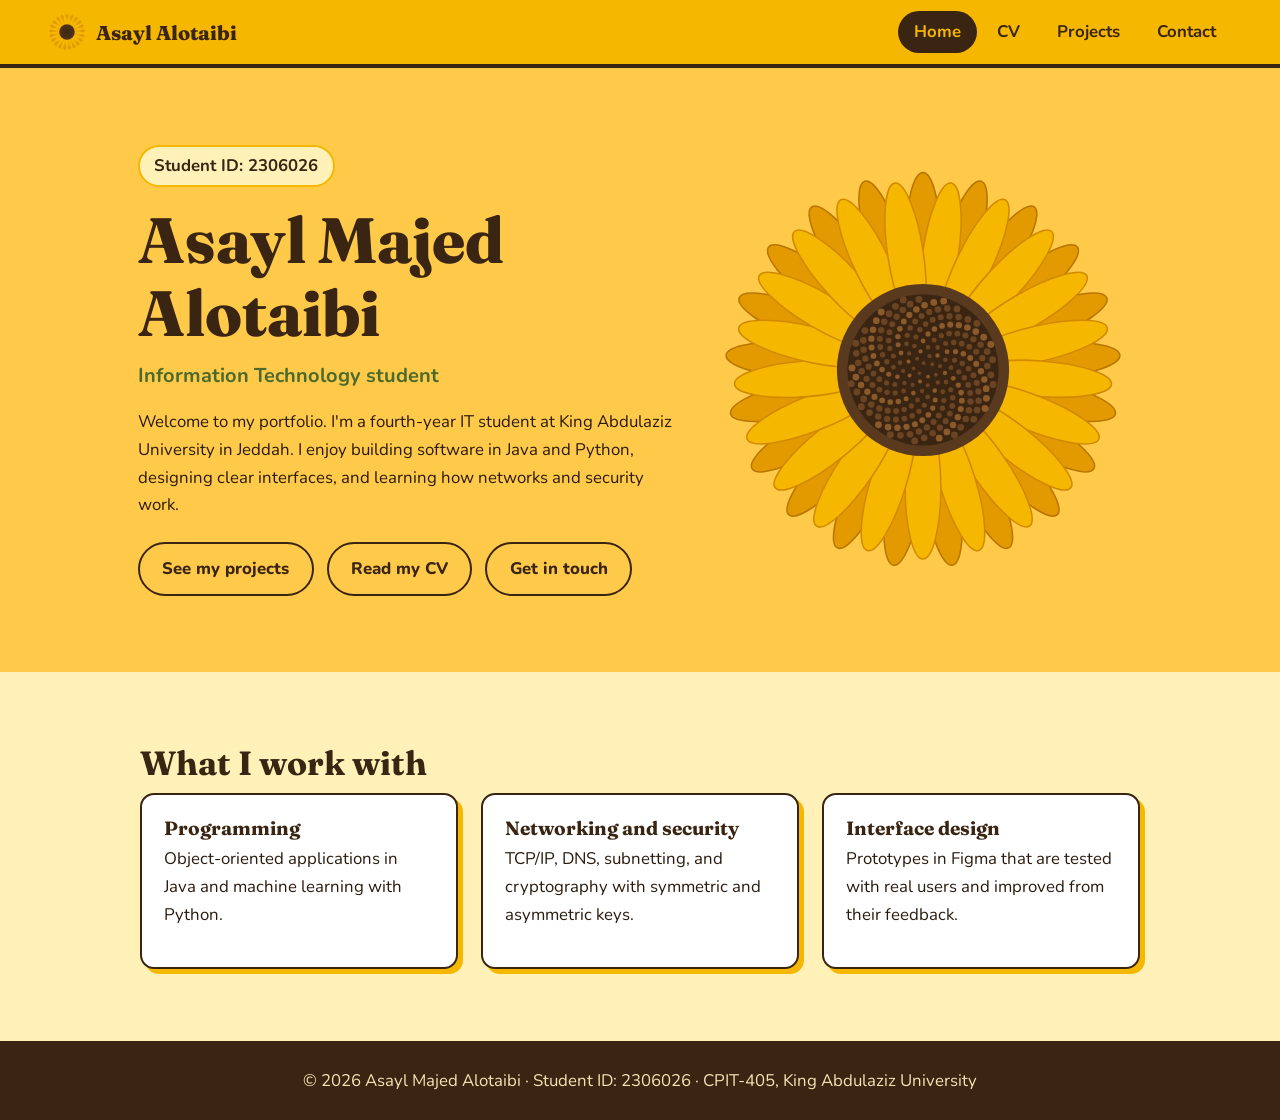
<file: index.html>
<!DOCTYPE html>
<html lang="en">
<head>
  <meta charset="UTF-8">
  <meta name="viewport" content="width=device-width, initial-scale=1">
  <title>Home | Asayl Alotaibi</title>
  <link rel="icon" href="images/sunflower.svg" type="image/svg+xml">
  <link rel="preconnect" href="https://fonts.googleapis.com">
  <link rel="preconnect" href="https://fonts.gstatic.com" crossorigin>
  <link href="https://fonts.googleapis.com/css2?family=Fraunces:wght@700;800&family=Nunito:wght@400;700;800&display=swap" rel="stylesheet">
  <link rel="stylesheet" href="style.css">
</head>
<body>
  <header class="site-header">
    <a class="brand" href="index.html"><img src="images/sunflower.svg" alt="">Asayl Alotaibi</a>
    <nav aria-label="Main navigation">
      <ul>
        <li><a href="index.html" aria-current="page">Home</a></li>
        <li><a href="cv.html">CV</a></li>
        <li><a href="projects.html">Projects</a></li>
        <li><a href="contact.html">Contact</a></li>
      </ul>
    </nav>
  </header>

  <main>
    <section class="hero">
      <div class="hero-text">
        <span class="id">Student ID: 2306026</span>
        <h1>Asayl Majed Alotaibi</h1>
        <p class="role">Information Technology student</p>
        <p>Welcome to my portfolio. I'm a fourth-year IT student at King Abdulaziz University in Jeddah. I enjoy building software in Java and Python, designing clear interfaces, and learning how networks and security work.</p>
        <div class="actions">
          <a class="btn ghost" href="projects.html">See my projects</a>
          <a class="btn ghost" href="cv.html">Read my CV</a>
          <a class="btn ghost" href="contact.html">Get in touch</a>
        </div>
      </div>
      <div class="hero-art">
        <img src="images/sunflower.svg" alt="Illustration of a sunflower">
      </div>
    </section>

    <section class="section alt">
      <div class="inner">
        <h2>What I work with</h2>
        <div class="grid">
          <article class="card">
            <h3>Programming</h3>
            <p>Object-oriented applications in Java and machine learning with Python.</p>
          </article>
          <article class="card">
            <h3>Networking and security</h3>
            <p>TCP/IP, DNS, subnetting, and cryptography with symmetric and asymmetric keys.</p>
          </article>
          <article class="card">
            <h3>Interface design</h3>
            <p>Prototypes in Figma that are tested with real users and improved from their feedback.</p>
          </article>
        </div>
      </div>
    </section>
  </main>

  <footer class="site-footer">
    <p>&copy; 2026 Asayl Majed Alotaibi &middot; Student ID: 2306026 &middot; CPIT-405, King Abdulaziz University</p>
  </footer>
</body>
</html>
</file>
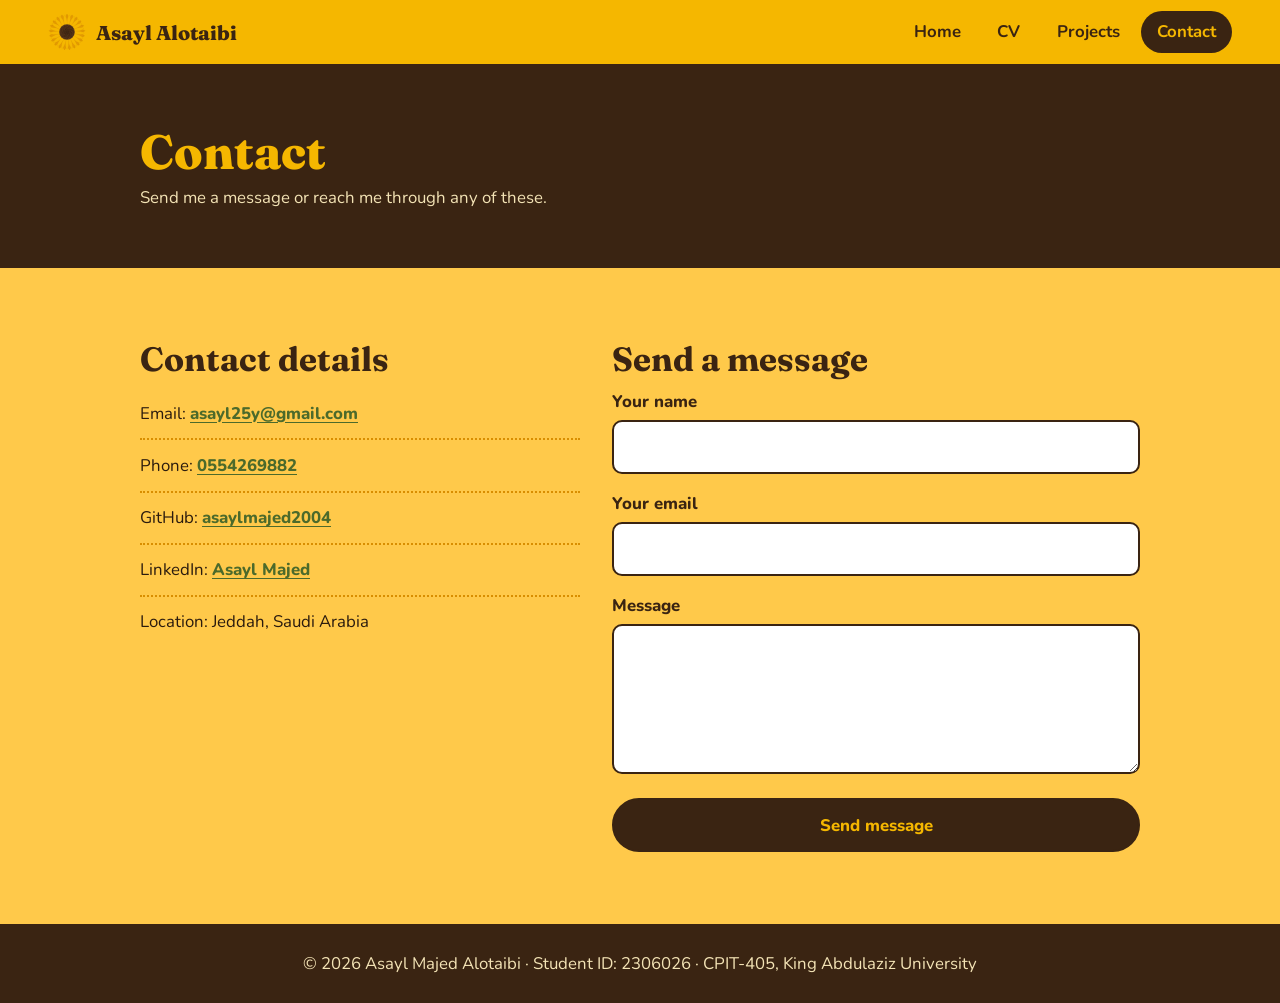
<file: contact.html>
<!DOCTYPE html>
<html lang="en">
<head>
  <meta charset="UTF-8">
  <meta name="viewport" content="width=device-width, initial-scale=1">
  <title>Contact | Asayl Alotaibi</title>
  <link rel="icon" href="images/sunflower.svg" type="image/svg+xml">
  <link rel="preconnect" href="https://fonts.googleapis.com">
  <link rel="preconnect" href="https://fonts.gstatic.com" crossorigin>
  <link href="https://fonts.googleapis.com/css2?family=Fraunces:wght@700;800&family=Nunito:wght@400;700;800&display=swap" rel="stylesheet">
  <link rel="stylesheet" href="style.css">
</head>
<body>
  <header class="site-header">
    <a class="brand" href="index.html"><img src="images/sunflower.svg" alt="">Asayl Alotaibi</a>
    <nav aria-label="Main navigation">
      <ul>
        <li><a href="index.html">Home</a></li>
        <li><a href="cv.html">CV</a></li>
        <li><a href="projects.html">Projects</a></li>
        <li><a href="contact.html" aria-current="page">Contact</a></li>
      </ul>
    </nav>
  </header>

  <main>
    <div class="page-title">
      <div class="inner">
        <h1>Contact</h1>
        <p>Send me a message or reach me through any of these.</p>
      </div>
    </div>

    <section class="section">
      <div class="inner contact-layout">
        <div>
          <h2>Contact details</h2>
          <ul class="link-list">
            <li>Email: <a href="mailto:asayl25y@gmail.com">asayl25y@gmail.com</a></li>
            <li>Phone: <a href="tel:+966554269882">0554269882</a></li>
            <li>GitHub: <a href="https://github.com/asaylmajed2004">asaylmajed2004</a></li>
            <li>LinkedIn: <a href="https://sa.linkedin.com/in/asayl-majed-2704933ba">Asayl Majed</a></li>
            <li>Location: Jeddah, Saudi Arabia</li>
          </ul>
        </div>

        <div>
          <h2>Send a message</h2>
          <form action="https://api.web3forms.com/submit" method="POST">
            <input type="hidden" name="access_key" value="922a727d-3748-4bb1-b1ad-5abd1c3990f1">
            <input type="hidden" name="subject" value="New message from my portfolio">
            <div>
              <label for="name">Your name</label>
              <input type="text" id="name" name="name" required autocomplete="name">
            </div>
            <div>
              <label for="email">Your email</label>
              <input type="email" id="email" name="email" required autocomplete="email">
            </div>
            <div>
              <label for="message">Message</label>
              <textarea id="message" name="message" required></textarea>
            </div>
            <button class="btn" type="submit">Send message</button>
          </form>
        </div>
      </div>
    </section>
  </main>

  <footer class="site-footer">
    <p>&copy; 2026 Asayl Majed Alotaibi &middot; Student ID: 2306026 &middot; CPIT-405, King Abdulaziz University</p>
  </footer>
</body>
</html>
</file>
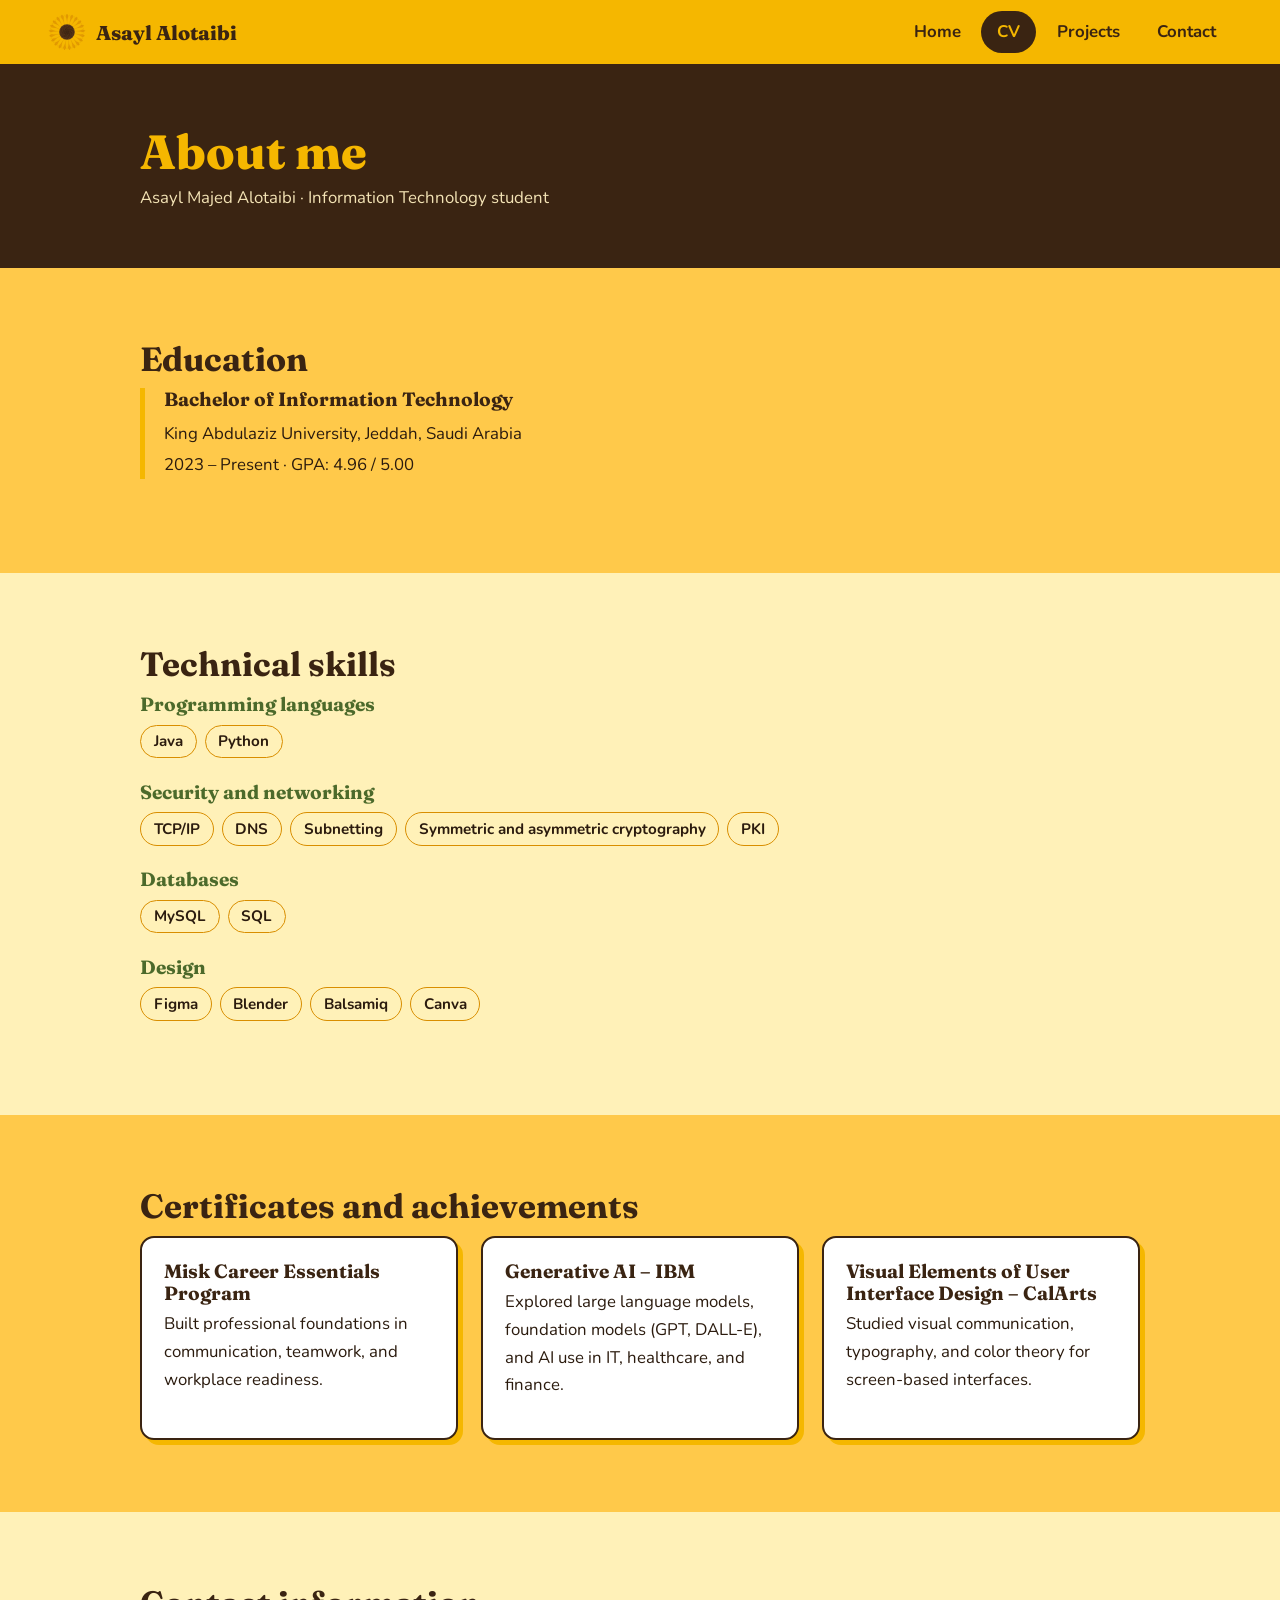
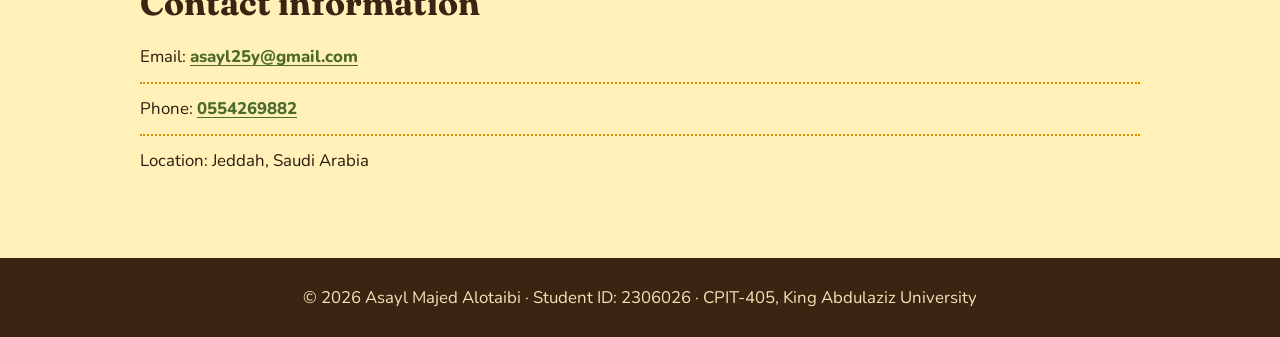
<file: cv.html>
<!DOCTYPE html>
<html lang="en">
<head>
  <meta charset="UTF-8">
  <meta name="viewport" content="width=device-width, initial-scale=1">
  <title>CV | Asayl Alotaibi</title>
  <link rel="icon" href="images/sunflower.svg" type="image/svg+xml">
  <link rel="preconnect" href="https://fonts.googleapis.com">
  <link rel="preconnect" href="https://fonts.gstatic.com" crossorigin>
  <link href="https://fonts.googleapis.com/css2?family=Fraunces:wght@700;800&family=Nunito:wght@400;700;800&display=swap" rel="stylesheet">
  <link rel="stylesheet" href="style.css">
</head>
<body>
  <header class="site-header">
    <a class="brand" href="index.html"><img src="images/sunflower.svg" alt="">Asayl Alotaibi</a>
    <nav aria-label="Main navigation">
      <ul>
        <li><a href="index.html">Home</a></li>
        <li><a href="cv.html" aria-current="page">CV</a></li>
        <li><a href="projects.html">Projects</a></li>
        <li><a href="contact.html">Contact</a></li>
      </ul>
    </nav>
  </header>

  <main>
    <div class="page-title">
      <div class="inner">
        <h1>About me</h1>
        <p>Asayl Majed Alotaibi &middot; Information Technology student</p>
      </div>
    </div>

    <section class="section" id="education">
      <div class="inner">
        <h2>Education</h2>
        <div class="timeline-item">
          <h3>Bachelor of Information Technology</h3>
          <p>King Abdulaziz University, Jeddah, Saudi Arabia</p>
          <p>2023 &ndash; Present &middot; GPA: 4.96 / 5.00</p>
        </div>
      </div>
    </section>

    <section class="section alt" id="skills">
      <div class="inner">
        <h2>Technical skills</h2>
        <div class="skill-row">
          <h3>Programming languages</h3>
          <ul class="tag-list"><li>Java</li><li>Python</li></ul>
        </div>
        <div class="skill-row">
          <h3>Security and networking</h3>
          <ul class="tag-list">
            <li>TCP/IP</li><li>DNS</li><li>Subnetting</li>
            <li>Symmetric and asymmetric cryptography</li><li>PKI</li>
          </ul>
        </div>
        <div class="skill-row">
          <h3>Databases</h3>
          <ul class="tag-list"><li>MySQL</li><li>SQL</li></ul>
        </div>
        <div class="skill-row">
          <h3>Design</h3>
          <ul class="tag-list"><li>Figma</li><li>Blender</li><li>Balsamiq</li><li>Canva</li></ul>
        </div>
      </div>
    </section>

    <section class="section" id="achievements">
      <div class="inner">
        <h2>Certificates and achievements</h2>
        <div class="grid">
          <article class="card">
            <h3>Misk Career Essentials Program</h3>
            <p>Built professional foundations in communication, teamwork, and workplace readiness.</p>
          </article>
          <article class="card">
            <h3>Generative AI &ndash; IBM</h3>
            <p>Explored large language models, foundation models (GPT, DALL-E), and AI use in IT, healthcare, and finance.</p>
          </article>
          <article class="card">
            <h3>Visual Elements of User Interface Design &ndash; CalArts</h3>
            <p>Studied visual communication, typography, and color theory for screen-based interfaces.</p>
          </article>
        </div>
      </div>
    </section>

    <section class="section alt" id="cv-contact">
      <div class="inner">
        <h2>Contact information</h2>
        <ul class="link-list">
          <li>Email: <a href="mailto:asayl25y@gmail.com">asayl25y@gmail.com</a></li>
          <li>Phone: <a href="tel:+966554269882">0554269882</a></li>
          <li>Location: Jeddah, Saudi Arabia</li>
        </ul>
      </div>
    </section>
  </main>

  <footer class="site-footer">
    <p>&copy; 2026 Asayl Majed Alotaibi &middot; Student ID: 2306026 &middot; CPIT-405, King Abdulaziz University</p>
  </footer>
</body>
</html>
</file>
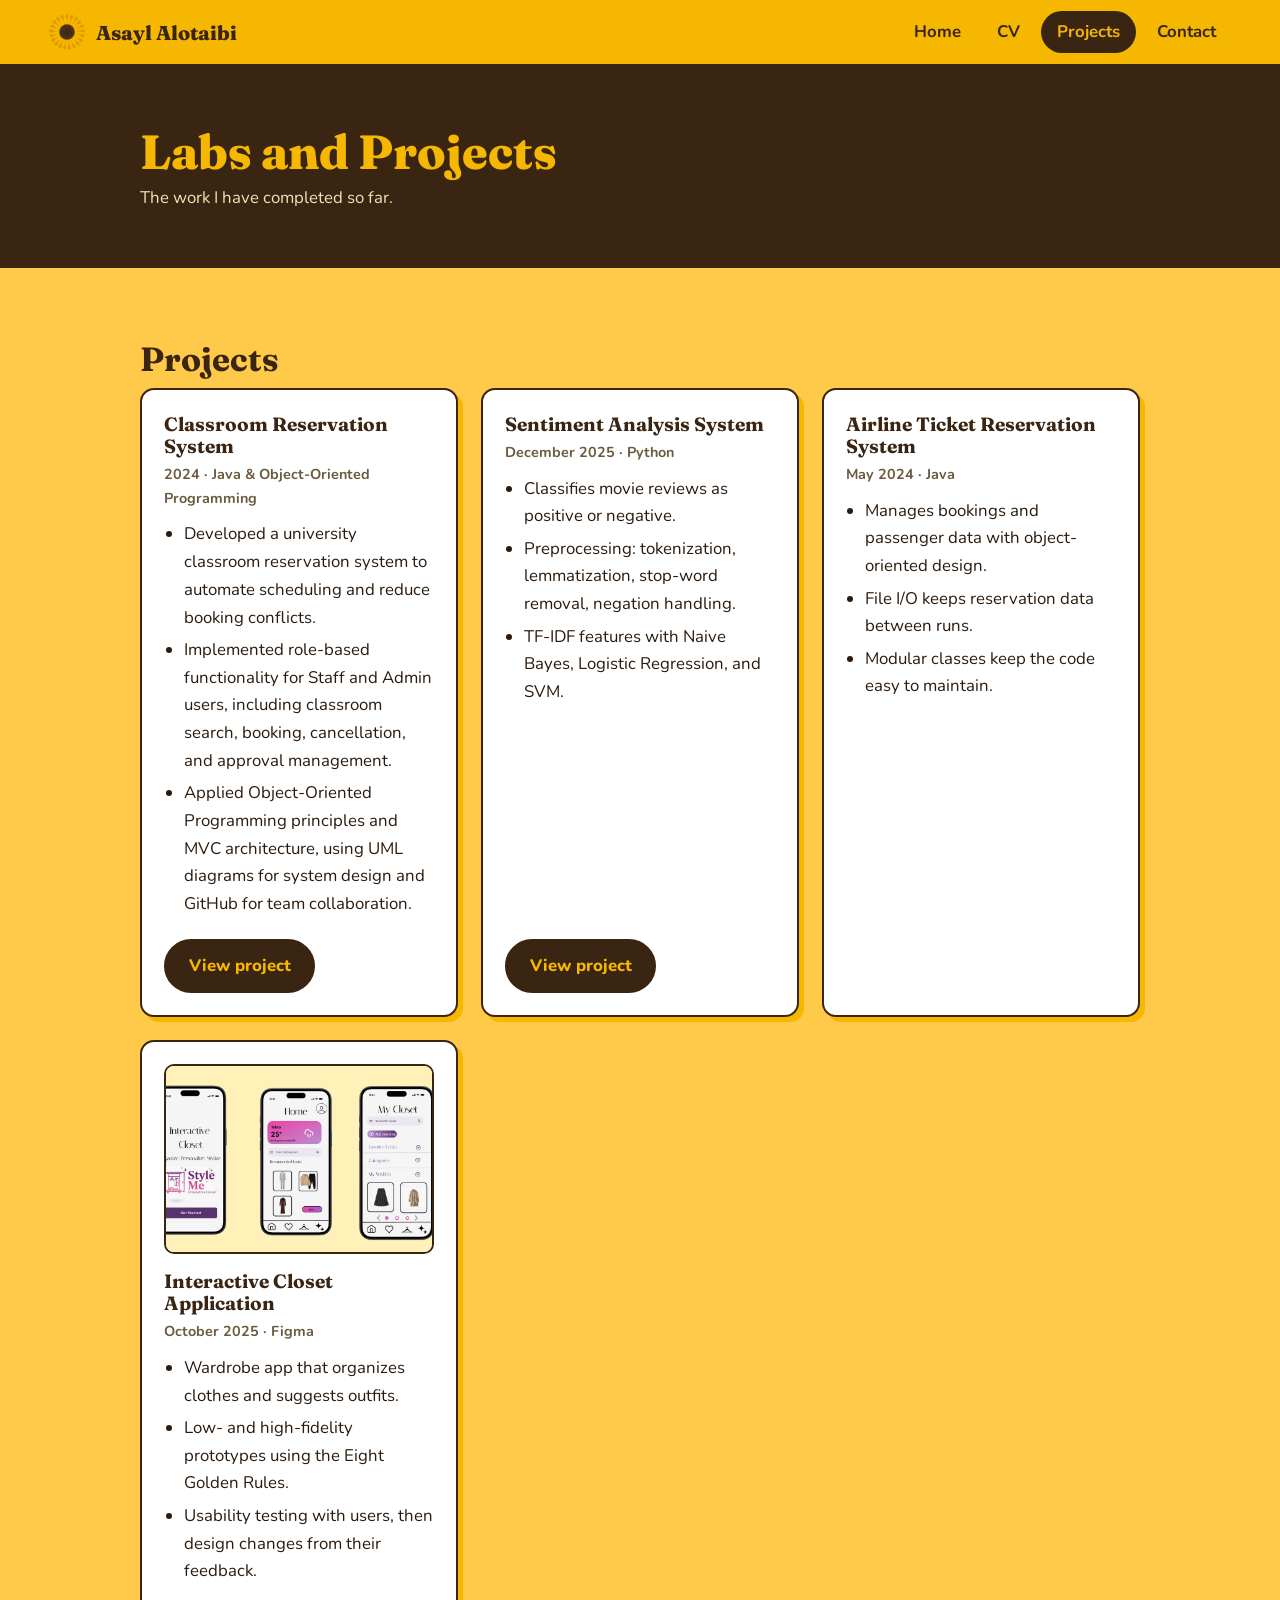
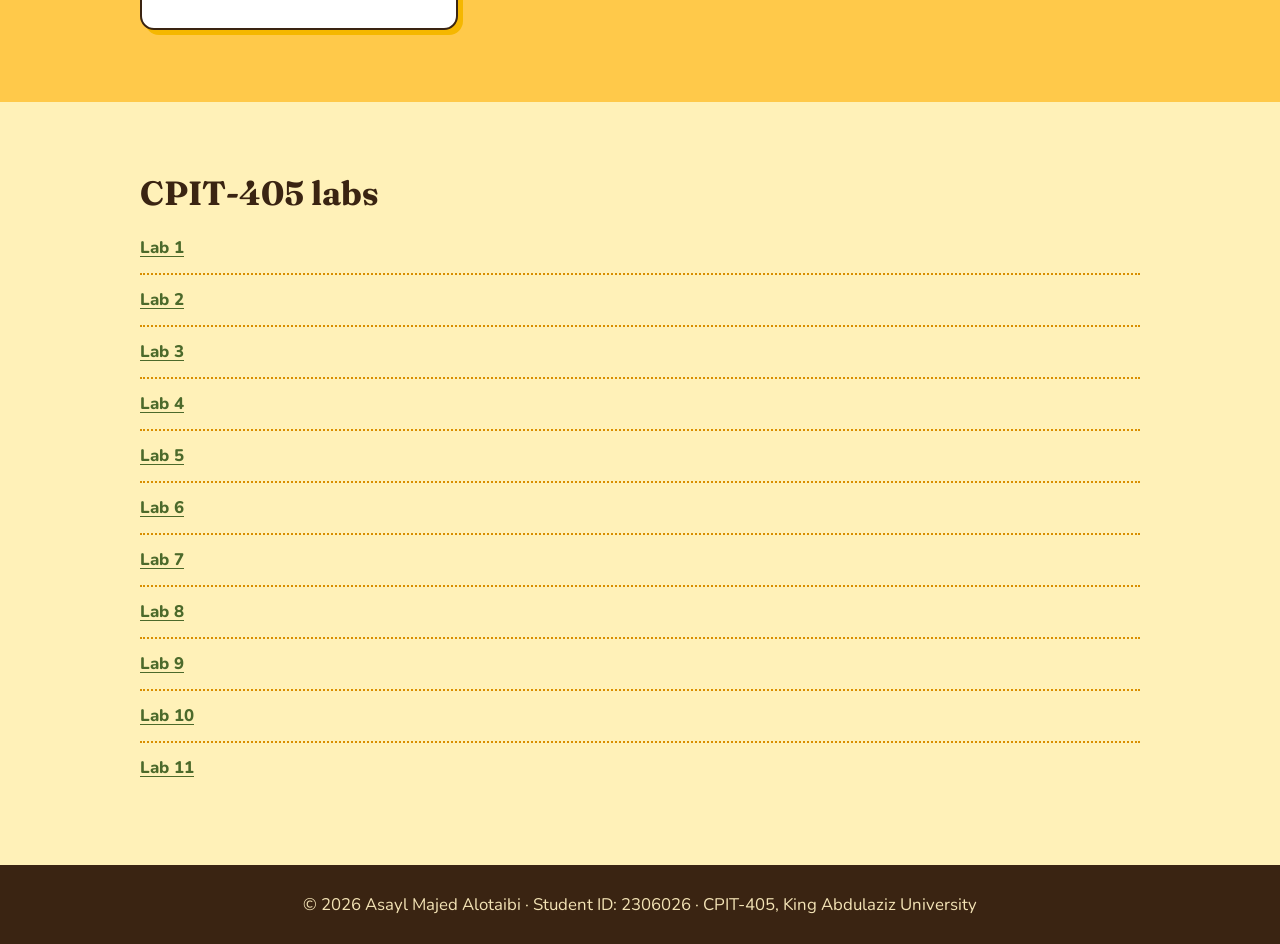
<file: projects.html>
<!DOCTYPE html>
<html lang="en">
<head>
  <meta charset="UTF-8">
  <meta name="viewport" content="width=device-width, initial-scale=1">
  <title>Projects | Asayl Alotaibi</title>
  <link rel="icon" href="images/sunflower.svg" type="image/svg+xml">
  <link rel="preconnect" href="https://fonts.googleapis.com">
  <link rel="preconnect" href="https://fonts.gstatic.com" crossorigin>
  <link href="https://fonts.googleapis.com/css2?family=Fraunces:wght@700;800&family=Nunito:wght@400;700;800&display=swap" rel="stylesheet">
  <link rel="stylesheet" href="style.css">
</head>
<body>
  <header class="site-header">
    <a class="brand" href="index.html"><img src="images/sunflower.svg" alt="">Asayl Alotaibi</a>
    <nav aria-label="Main navigation">
      <ul>
        <li><a href="index.html">Home</a></li>
        <li><a href="cv.html">CV</a></li>
        <li><a href="projects.html" aria-current="page">Projects</a></li>
        <li><a href="contact.html">Contact</a></li>
      </ul>
    </nav>
  </header>

  <main>
    <div class="page-title">
      <div class="inner">
        <h1>Labs and Projects</h1>
        <p>The work I have completed so far.</p>
      </div>
    </div>

    <section class="section" id="projects">
      <div class="inner">
        <h2>Projects</h2>
        <div class="grid">
          <article class="card">
            <h3>Classroom Reservation System</h3>
            <p class="date">2024 &middot; Java &amp; Object-Oriented Programming</p>
            <ul>
              <li>Developed a university classroom reservation system to automate scheduling and reduce booking conflicts.</li>
              <li>Implemented role-based functionality for Staff and Admin users, including classroom search, booking, cancellation, and approval management.</li>
              <li>Applied Object-Oriented Programming principles and MVC architecture, using UML diagrams for system design and GitHub for team collaboration.</li>
            </ul>
            <a class="btn" href="https://github.com/asaylmajed2004/Classroom-Reservation">View project</a>
          </article>

          <article class="card">
            <h3>Sentiment Analysis System</h3>
            <p class="date">December 2025 &middot; Python</p>
            <ul>
              <li>Classifies movie reviews as positive or negative.</li>
              <li>Preprocessing: tokenization, lemmatization, stop-word removal, negation handling.</li>
              <li>TF-IDF features with Naive Bayes, Logistic Regression, and SVM.</li>
            </ul>
            <a class="btn" href="https://github.com/asaylmajed2004/Sentiment-Analysis-Project">View project</a>
          </article>

          <article class="card">
            <h3>Airline Ticket Reservation System</h3>
            <p class="date">May 2024 &middot; Java</p>
            <ul>
              <li>Manages bookings and passenger data with object-oriented design.</li>
              <li>File I/O keeps reservation data between runs.</li>
              <li>Modular classes keep the code easy to maintain.</li>
            </ul>
          </article>

          <article class="card">
            <img src="images/closet-app.png" alt="Screens from the Interactive Closet app prototype: splash, home, and My Closet">
            <h3>Interactive Closet Application</h3>
            <p class="date">October 2025 &middot; Figma</p>
            <ul>
              <li>Wardrobe app that organizes clothes and suggests outfits.</li>
              <li>Low- and high-fidelity prototypes using the Eight Golden Rules.</li>
              <li>Usability testing with users, then design changes from their feedback.</li>
            </ul>
          </article>
        </div>
      </div>
    </section>

    <section class="section alt" id="labs">
      <div class="inner">
        <h2>CPIT-405 labs</h2>
        <ul class="link-list">
          <li><a href="https://asaylmajed2004.github.io/WebLabs/Labs/Lab1.html">Lab 1</a></li>
          <li><a href="https://asaylmajed2004.github.io/WebLabs/Labs/Lab2.html">Lab 2</a></li>
          <li><a href="https://asaylmajed2004.github.io/WebLabs/Labs/Lab3.html">Lab 3</a></li>
          <li><a href="https://asaylmajed2004.github.io/WebLabs/Labs/Lab4.html">Lab 4</a></li>
          <li><a href="https://asaylmajed2004.github.io/WebLabs/Labs/Lab5.html">Lab 5</a></li>
          <li><a href="https://asaylmajed2004.github.io/WebLabs/Labs/Lab6.html">Lab 6</a></li>
          <li><a href="https://asaylmajed2004.github.io/WebLabs/Labs/Lab7.html">Lab 7</a></li>
          <li><a href="https://asaylmajed2004.github.io/WebLabs/Labs/Lab8.html">Lab 8</a></li>
          <li><a href="https://asaylmajed2004.github.io/WebLabs/Labs/Lab9.html">Lab 9</a></li>
          <li><a href="https://asaylmajed2004.github.io/WebLabs/Labs/Lab10.html">Lab 10</a></li>
          <li><a href="https://asaylmajed2004.github.io/WebLabs/Labs/Lab11.html">Lab 11</a></li>
        </ul>
      </div>
    </section>
  </main>

  <footer class="site-footer">
    <p>&copy; 2026 Asayl Majed Alotaibi &middot; Student ID: 2306026 &middot; CPIT-405, King Abdulaziz University</p>
  </footer>
</body>
</html>
</file>
<file: style.css>
:root {
  --petal: #F5B700;
  --petal-deep: #D98E00;
  --seed: #3A2412;
  --leaf: #4C6A2B;
  --meadow: #FFF1B8;
  --paper: #FFC94A;
  --ink: #2B1B0E;
  --muted: #6B5A3E;
  --radius: 14px;
  --font-head: "Fraunces", Georgia, "Times New Roman", serif;
  --font-body: "Nunito", "Segoe UI", Arial, sans-serif;
}

*, *::before, *::after { box-sizing: border-box; }

html { scroll-behavior: smooth; }

body {
  margin: 0;
  font-family: var(--font-body);
  font-size: 1.05rem;
  line-height: 1.65;
  color: var(--ink);
  background: var(--paper);
}

h1, h2, h3 {
  font-family: var(--font-head);
  color: var(--seed);
  line-height: 1.15;
  margin: 0 0 .6rem;
}

h1 { font-size: clamp(2.4rem, 6vw, 4rem); font-weight: 800; }
h2 { font-size: clamp(1.6rem, 3.5vw, 2.1rem); font-weight: 700; }
h3 { font-size: 1.2rem; font-weight: 700; }
p { margin: 0 0 1rem; max-width: 62ch; }

a { color: var(--leaf); text-underline-offset: 3px; transition: color .2s; }
a:hover { color: var(--petal-deep); }

:focus-visible { outline: 3px solid var(--leaf); outline-offset: 3px; border-radius: 4px; }

.site-header {
  position: sticky;
  top: 0;
  z-index: 10;
  display: flex;
  flex-wrap: wrap;
  align-items: center;
  justify-content: space-between;
  gap: .5rem 1.5rem;
  padding: .7rem clamp(1rem, 5vw, 3rem);
  background: var(--petal);
  border-bottom: 4px solid var(--seed);
}

.brand {
  display: flex;
  align-items: center;
  gap: .6rem;
  font-family: var(--font-head);
  font-weight: 800;
  font-size: 1.25rem;
  color: var(--seed);
  text-decoration: none;
}

.brand img { width: 38px; height: 38px; }
.brand:hover { color: var(--seed); }

.site-header nav ul {
  display: flex;
  flex-wrap: wrap;
  gap: .3rem;
  margin: 0;
  padding: 0;
  list-style: none;
}

.site-header nav a {
  display: block;
  padding: .45rem 1rem;
  border-radius: 999px;
  font-weight: 700;
  color: var(--seed);
  text-decoration: none;
  transition: background .2s, color .2s;
}

.site-header nav a:hover { background: var(--seed); color: var(--petal); }
.site-header nav a[aria-current="page"] { background: var(--seed); color: var(--petal); }

main { display: block; }

.section {
  padding: clamp(2.5rem, 6vw, 4.5rem) clamp(1rem, 5vw, 3rem);
}

.section > .inner { max-width: 1000px; margin: 0 auto; }
.section.alt { background: var(--meadow); }

.page-title {
  background: var(--seed);
  color: var(--paper);
  padding: clamp(2rem, 5vw, 3.5rem) clamp(1rem, 5vw, 3rem);
}

.page-title .inner { max-width: 1000px; margin: 0 auto; }
.page-title h1 { color: var(--petal); font-size: clamp(2rem, 5vw, 3rem); margin-bottom: .3rem; }
.page-title p { margin: 0; color: #F3E3B5; }

.hero {
  display: grid;
  grid-template-columns: 1.1fr .9fr;
  align-items: center;
  gap: 2rem;
  max-width: 1100px;
  margin: 0 auto;
  padding: clamp(2.5rem, 6vw, 5rem) clamp(1rem, 5vw, 3rem);
}

.hero-text .id {
  display: inline-block;
  margin-bottom: 1rem;
  padding: .3rem .9rem;
  border-radius: 999px;
  background: var(--meadow);
  border: 2px solid var(--petal);
  font-weight: 700;
  color: var(--seed);
}

.hero-text .role { font-size: 1.25rem; font-weight: 700; color: var(--leaf); margin-bottom: 1rem; }

.hero-art img {
  display: block;
  width: min(100%, 420px);
  height: auto;
  margin: 0 auto;
  animation: bloom 1.4s ease-out both;
}

@keyframes bloom {
  from { transform: rotate(-40deg) scale(.6); opacity: 0; }
  to { transform: none; opacity: 1; }
}

.btn {
  display: inline-block;
  padding: .7rem 1.4rem;
  border: 2px solid var(--seed);
  border-radius: 999px;
  background: var(--seed);
  color: var(--petal);
  font: inherit;
  font-weight: 800;
  text-decoration: none;
  cursor: pointer;
  transition: background .2s, color .2s, border-color .2s;
}

.btn:hover { background: var(--leaf); border-color: var(--leaf); color: #fff; }
.btn.ghost { background: transparent; color: var(--seed); }
.btn.ghost:hover { background: var(--petal); border-color: var(--seed); color: var(--seed); }
.actions { display: flex; flex-wrap: wrap; gap: .8rem; margin-top: 1.4rem; }

.grid {
  display: grid;
  grid-template-columns: repeat(auto-fit, minmax(260px, 1fr));
  gap: 1.4rem;
}

.card {
  display: flex;
  flex-direction: column;
  padding: 1.4rem;
  background: #fff;
  border: 2px solid var(--seed);
  border-radius: var(--radius);
  box-shadow: 5px 5px 0 var(--petal);
}

.card h3 { margin-bottom: .4rem; }
.card .date { margin-bottom: .6rem; font-size: .9rem; font-weight: 700; color: var(--muted); }
.card ul { margin: 0 0 1rem; padding-left: 1.2rem; }
.card li { margin-bottom: .3rem; }
.card .btn { margin-top: auto; align-self: flex-start; }

.tag-list { display: flex; flex-wrap: wrap; gap: .5rem; margin: 0 0 1rem; padding: 0; list-style: none; }

.tag-list li {
  padding: .2rem .8rem;
  border-radius: 999px;
  background: var(--meadow);
  border: 1.5px solid var(--petal-deep);
  font-size: .95rem;
  font-weight: 700;
}

.skill-row { margin-bottom: 1.4rem; }
.skill-row h3 { color: var(--leaf); }

.timeline-item { padding-left: 1.2rem; border-left: 5px solid var(--petal); margin-bottom: 1.4rem; }
.timeline-item p { margin-bottom: .2rem; }

.link-list { margin: 0; padding: 0; list-style: none; }
.link-list li { padding: .7rem 0; border-bottom: 2px dotted var(--petal-deep); }
.link-list li:last-child { border-bottom: 0; }
.link-list a { font-weight: 800; }

.contact-layout { display: grid; grid-template-columns: 1fr 1.2fr; gap: 2rem; }

form { display: grid; gap: 1rem; }

label { display: block; margin-bottom: .25rem; font-weight: 800; color: var(--seed); }

input, textarea {
  width: 100%;
  padding: .7rem .9rem;
  border: 2px solid var(--seed);
  border-radius: 10px;
  background: #fff;
  font: inherit;
  color: var(--ink);
}

input:focus, textarea:focus { outline: 3px solid var(--petal); border-color: var(--leaf); }
textarea { min-height: 150px; resize: vertical; }

.site-footer {
  padding: 1.6rem clamp(1rem, 5vw, 3rem);
  background: var(--seed);
  color: #F3E3B5;
  text-align: center;
}

.site-footer p { max-width: none; margin: 0; }
.site-footer a { color: var(--petal); }
.site-footer a:hover { color: #fff; }

.card img {
  display: block;
  width: 100%;
  height: 190px;
  object-fit: cover;
  margin-bottom: 1rem;
  border: 2px solid var(--seed);
  border-radius: 10px;
}

@media (max-width: 800px) {
  .hero, .contact-layout { grid-template-columns: 1fr; }
  .hero-art { order: -1; }
  .hero-art img { width: min(70%, 280px); }
}

@media (prefers-reduced-motion: reduce) {
  html { scroll-behavior: auto; }
  .hero-art img { animation: none; }
  * { transition: none !important; }
}
</file>
